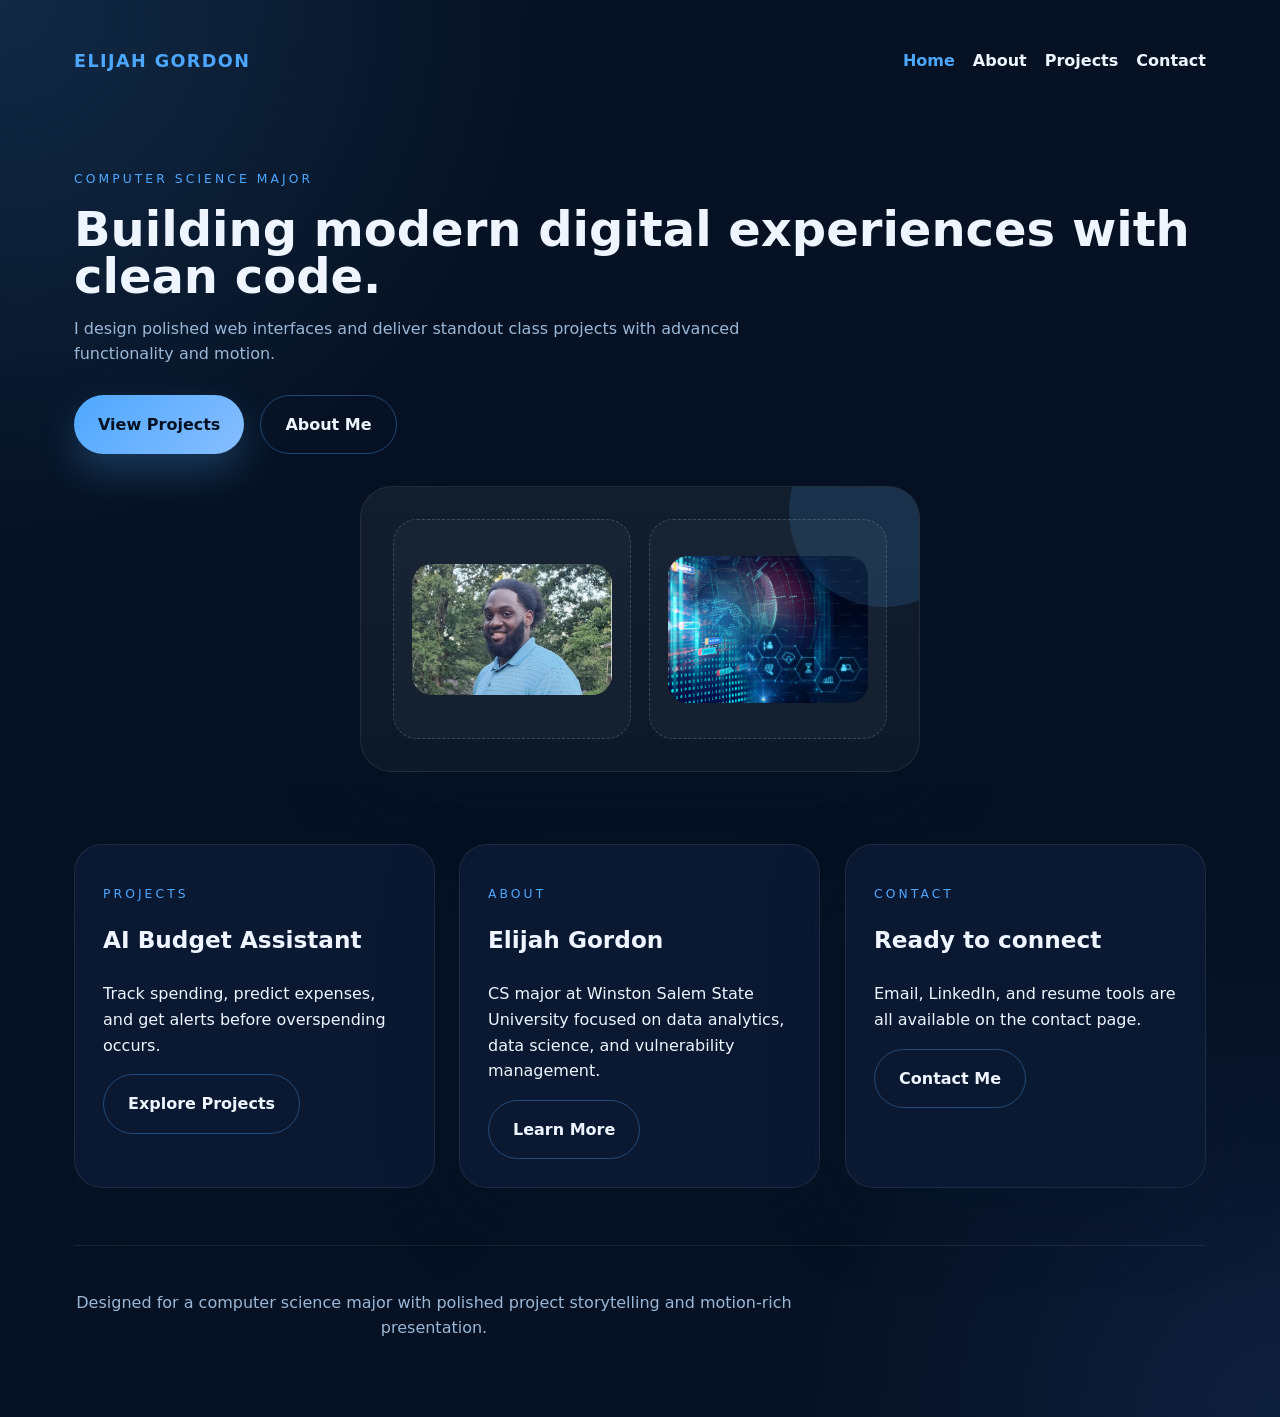
<file: index.html>
<!DOCTYPE html>
<html lang="en">
<head>
  <meta charset="UTF-8" />
  <meta name="viewport" content="width=device-width, initial-scale=1.0" />
  <title>Home | Elijah Gordon</title>
  <link rel="stylesheet" href="styles.css" />
</head>
<body>
  <div class="page-shell">
    <header class="site-header">
      <div class="brand">Elijah Gordon</div>
      <nav class="site-nav">
        <a href="index.html" class="active">Home</a>
        <a href="about.html">About</a>
        <a href="projects.html">Projects</a>
        <a href="contact.html">Contact</a>
      </nav>
    </header>

    <header class="hero-section">
      <div class="hero-copy">
        <p class="eyebrow">Computer Science Major</p>
        <h1>Building modern digital experiences with clean code.</h1>
        <p class="intro">I design polished web interfaces and deliver standout class projects with advanced functionality and motion.</p>
        <div class="hero-actions">
          <a class="button button-primary" href="projects.html">View Projects</a>
          <a class="button button-secondary" href="about.html">About Me</a>
        </div>
      </div>
      <div class="hero-visual">
        <div class="visual-card">
          <div class="visual-content visual-images">
            <div class="visual-placeholder">
              <img src="my picture.png" alt="Elijah Gordon" />
            </div>
            <div class="visual-placeholder">
              <img src="computer.png" alt="Computer" />
            </div>
          </div>
        </div>
      </div>
    </header>

    <section class="feature-grid">
      <article class="feature-card animate-pop">
        <p class="eyebrow">Projects</p>
        <h3>AI Budget Assistant</h3>
        <p>Track spending, predict expenses, and get alerts before overspending occurs.</p>
        <a class="button button-secondary" href="projects.html">Explore Projects</a>
      </article>
      <article class="feature-card animate-pop delay-1">
        <p class="eyebrow">About</p>
        <h3>Elijah Gordon</h3>
        <p>CS major at Winston Salem State University focused on data analytics, data science, and vulnerability management.</p>
        <a class="button button-secondary" href="about.html">Learn More</a>
      </article>
      <article class="feature-card animate-pop delay-2">
        <p class="eyebrow">Contact</p>
        <h3>Ready to connect</h3>
        <p>Email, LinkedIn, and resume tools are all available on the contact page.</p>
        <a class="button button-secondary" href="contact.html">Contact Me</a>
      </article>
    </section>

    <footer class="site-footer">
      <p>Designed for a computer science major with polished project storytelling and motion-rich presentation.</p>
    </footer>
  </div>
</body>
</html>
</file>
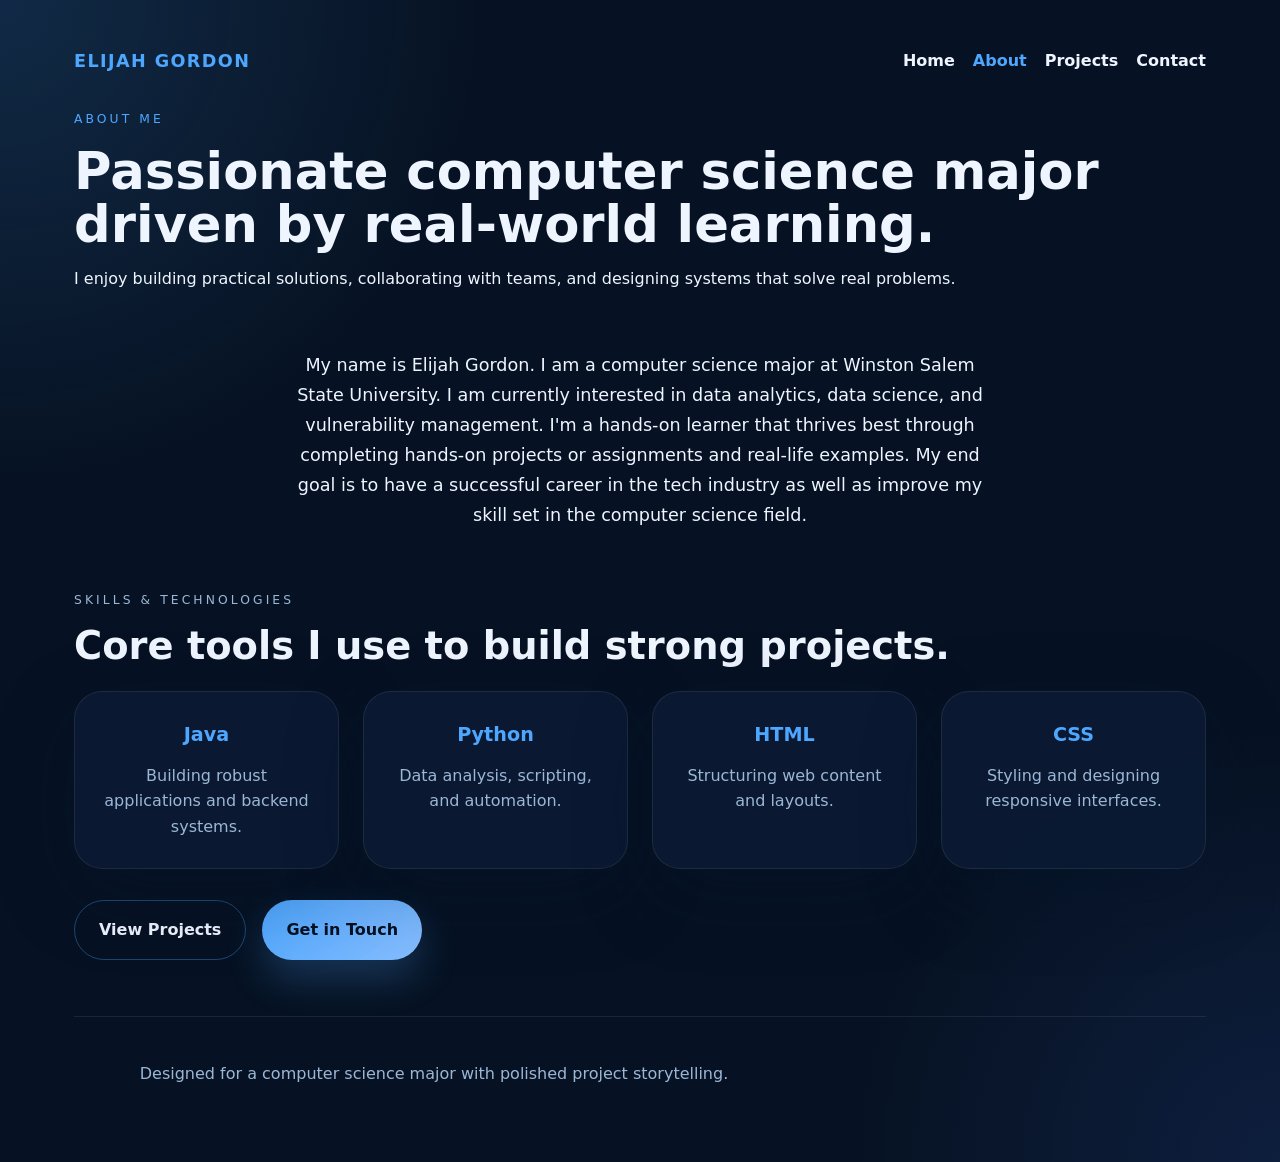
<file: about.html>
<!DOCTYPE html>
<html lang="en">
<head>
  <meta charset="UTF-8" />
  <meta name="viewport" content="width=device-width, initial-scale=1.0" />
  <title>About | Elijah Gordon</title>
  <link rel="stylesheet" href="styles.css" />
</head>
<body>
  <div class="page-shell">
    <header class="site-header">
      <div class="brand">Elijah Gordon</div>
      <nav class="site-nav">
        <a href="index.html">Home</a>
        <a href="about.html" class="active">About</a>
        <a href="projects.html">Projects</a>
        <a href="contact.html">Contact</a>
      </nav>
    </header>

    <section class="page-intro">
      <p class="eyebrow">About Me</p>
      <h1>Passionate computer science major driven by real-world learning.</h1>
      <p class="intro">I enjoy building practical solutions, collaborating with teams, and designing systems that solve real problems.</p>
    </section>

    <section class="about-section">
      <div class="about-content">
        <p>My name is Elijah Gordon. I am a computer science major at Winston Salem State University. I am currently interested in data analytics, data science, and vulnerability management. I'm a hands-on learner that thrives best through completing hands-on projects or assignments and real-life examples. My end goal is to have a successful career in the tech industry as well as improve my skill set in the computer science field.</p>
      </div>
    </section>

    <section class="skills-section">
      <div class="section-heading">
        <p class="eyebrow">Skills & Technologies</p>
        <h2>Core tools I use to build strong projects.</h2>
      </div>
      <div class="skills-grid">
        <div class="skill-item animate-pop">
          <h4>Java</h4>
          <p>Building robust applications and backend systems.</p>
        </div>
        <div class="skill-item animate-pop delay-1">
          <h4>Python</h4>
          <p>Data analysis, scripting, and automation.</p>
        </div>
        <div class="skill-item animate-pop delay-2">
          <h4>HTML</h4>
          <p>Structuring web content and layouts.</p>
        </div>
        <div class="skill-item animate-pop delay-3">
          <h4>CSS</h4>
          <p>Styling and designing responsive interfaces.</p>
        </div>
      </div>
    </section>

    <div class="page-actions">
      <a class="button button-secondary" href="projects.html">View Projects</a>
      <a class="button button-primary" href="contact.html">Get in Touch</a>
    </div>

    <footer class="site-footer">
      <p>Designed for a computer science major with polished project storytelling.</p>
    </footer>
  </div>
</body>
</html>
</file>
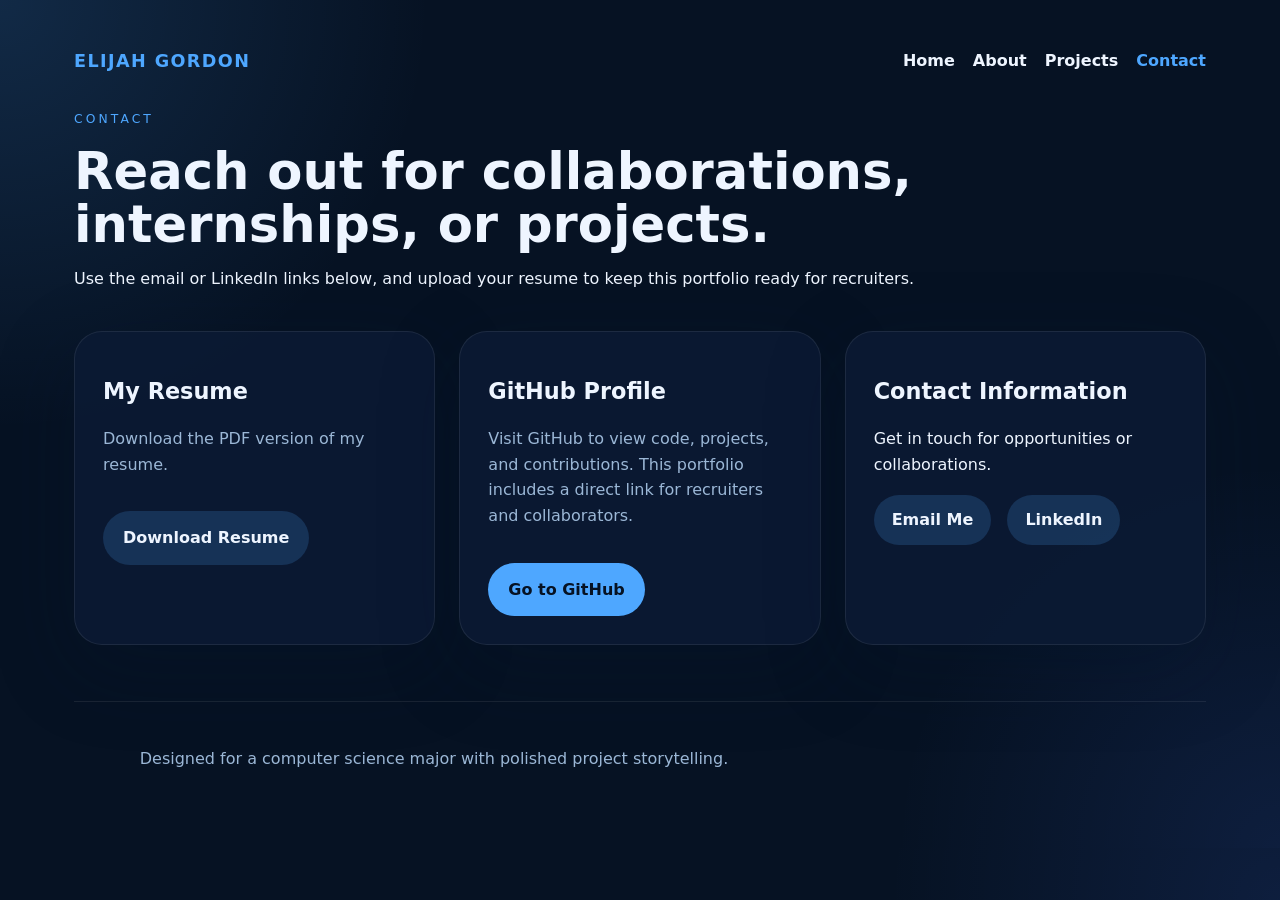
<file: contact.html>
<!DOCTYPE html>
<html lang="en">
<head>
  <meta charset="UTF-8" />
  <meta name="viewport" content="width=device-width, initial-scale=1.0" />
  <title>Contact | Elijah Gordon</title>
  <link rel="stylesheet" href="styles.css" />
</head>
<body>
  <div class="page-shell">
    <header class="site-header">
      <div class="brand">Elijah Gordon</div>
      <nav class="site-nav">
        <a href="index.html">Home</a>
        <a href="about.html">About</a>
        <a href="projects.html">Projects</a>
        <a href="contact.html" class="active">Contact</a>
      </nav>
    </header>

    <section class="page-intro">
      <p class="eyebrow">Contact</p>
      <h1>Reach out for collaborations, internships, or projects.</h1>
      <p class="intro">Use the email or LinkedIn links below, and upload your resume to keep this portfolio ready for recruiters.</p>
    </section>

    <section class="resume-section">
      <div class="resume-grid">
        <div class="resume-card animate-fade">
          <h3>My Resume</h3>
          <p>Download the PDF version of my resume.</p>
          <a class="download-link" href="resume.pdf" download>Download Resume</a>
        </div>

        <div class="github-card animate-fade delay-1">
          <h3>GitHub Profile</h3>
          <p>Visit GitHub to view code, projects, and contributions. This portfolio includes a direct link for recruiters and collaborators.</p>
          <a class="github-button" href="https://github.com/Elijah-75" target="_blank" rel="noreferrer">Go to GitHub</a>
        </div>

        <div class="contact-card animate-fade delay-2">
          <h3>Contact Information</h3>
          <p>Get in touch for opportunities or collaborations.</p>
          <div class="contact-links">
            <a href="mailto:elijahgordon85@gmail.com">Email Me</a>
            <a href="https://www.linkedin.com/in/elijah-gordon-738aa3304" target="_blank" rel="noreferrer">LinkedIn</a>
          </div>
        </div>
      </div>
    </section>

    <footer class="site-footer">
      <p>Designed for a computer science major with polished project storytelling.</p>
    </footer>
  </div>
  <script src="script.js"></script>
</body>
</html>
</file>
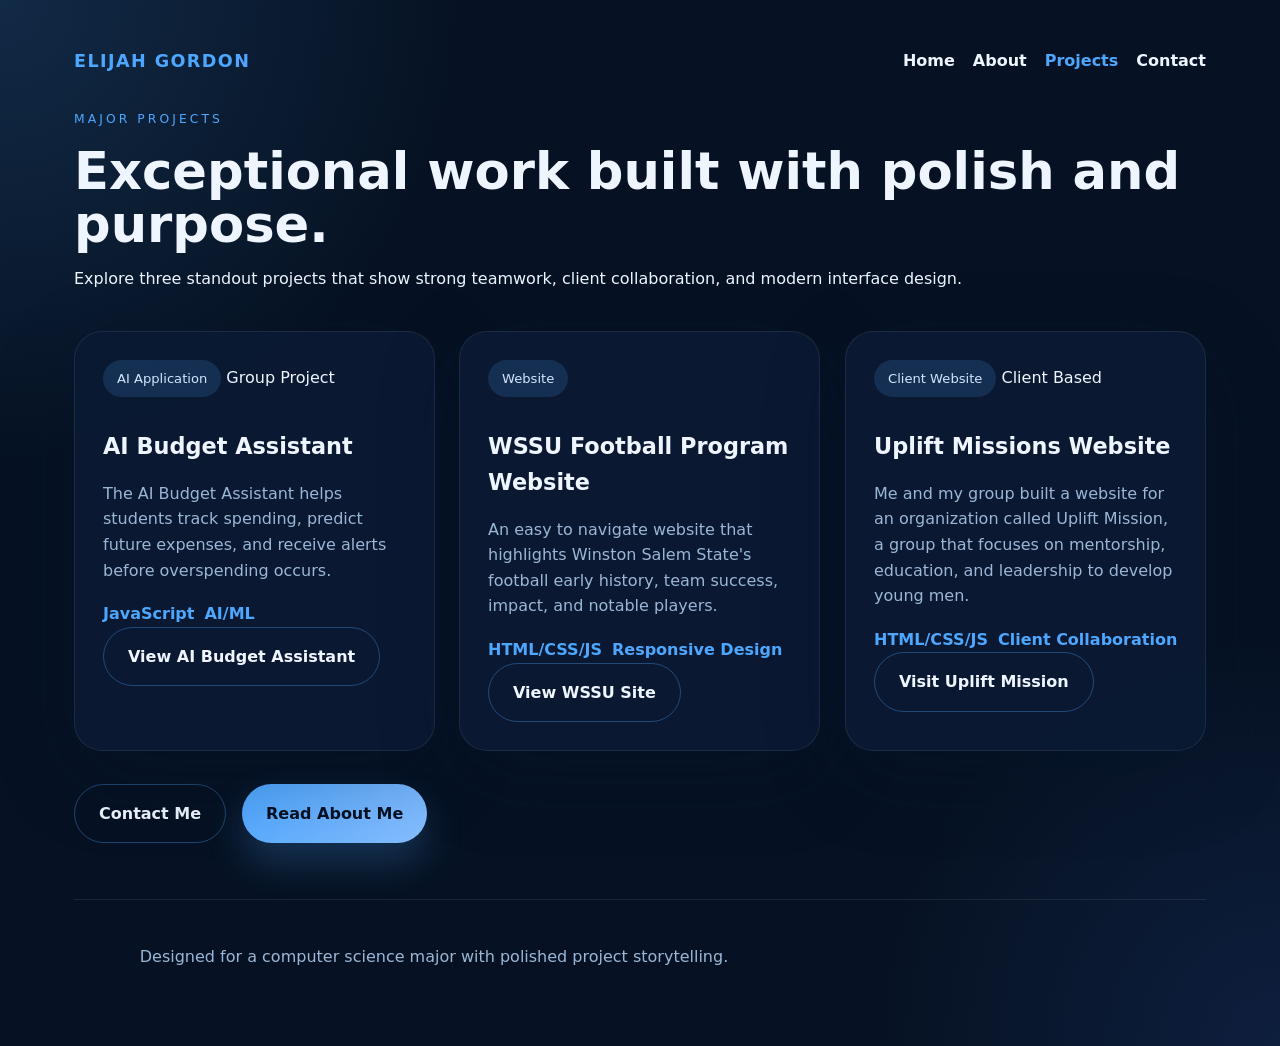
<file: projects.html>
<!DOCTYPE html>
<html lang="en">
<head>
  <meta charset="UTF-8" />
  <meta name="viewport" content="width=device-width, initial-scale=1.0" />
  <title>Projects | Elijah Gordon</title>
  <link rel="stylesheet" href="styles.css" />
</head>
<body>
  <div class="page-shell">
    <header class="site-header">
      <div class="brand">Elijah Gordon</div>
      <nav class="site-nav">
        <a href="index.html">Home</a>
        <a href="about.html">About</a>
        <a href="projects.html" class="active">Projects</a>
        <a href="contact.html">Contact</a>
      </nav>
    </header>

    <section class="page-intro">
      <p class="eyebrow">Major Projects</p>
      <h1>Exceptional work built with polish and purpose.</h1>
      <p class="intro">Explore three standout projects that show strong teamwork, client collaboration, and modern interface design.</p>
    </section>

    <section class="projects-section">
      <div class="projects-grid">
        <article class="project-card animate-pop">
          <div class="project-header">
            <span class="project-label">AI Application</span>
            <span class="project-badge">Group Project</span>
          </div>
          <h3>AI Budget Assistant</h3>
          <p>The AI Budget Assistant helps students track spending, predict future expenses, and receive alerts before overspending occurs.</p>
          <div class="project-meta">
            <span>JavaScript</span>
            <span>AI/ML</span>
          </div>
          <a class="button button-secondary" href="https://github.com/jpitt2004/AI-Budget-Assistant/blob/main/README.md" target="_blank" rel="noreferrer">View AI Budget Assistant</a>
        </article>

        <article class="project-card animate-pop delay-1">
          <div class="project-header">
            <span class="project-label">Website</span>
          </div>
          <h3>WSSU Football Program Website</h3>
          <p>An easy to navigate website that highlights Winston Salem State's football early history, team success, impact, and notable players.</p>
          <div class="project-meta">
            <span>HTML/CSS/JS</span>
            <span>Responsive Design</span>
          </div>
          <a class="button button-secondary" href="https://sites.google.com/view/wssu-football-program/self-reflection" target="_blank" rel="noreferrer">View WSSU Site</a>
        </article>

        <article class="project-card animate-pop delay-2">
          <div class="project-header">
            <span class="project-label">Client Website</span>
            <span class="project-badge">Client Based</span>
          </div>
          <h3>Uplift Missions Website</h3>
          <p>Me and my group built a website for an organization called Uplift Mission, a group that focuses on mentorship, education, and leadership to develop young men.</p>
          <div class="project-meta">
            <span>HTML/CSS/JS</span>
            <span>Client Collaboration</span>
          </div>
          <a class="button button-secondary" href="https://upliftmissioninc.com" target="_blank" rel="noreferrer">Visit Uplift Mission</a>
        </article>
      </div>

      <div class="page-actions">
        <a class="button button-secondary" href="contact.html">Contact Me</a>
        <a class="button button-primary" href="about.html">Read About Me</a>
      </div>
    </section>

    <footer class="site-footer">
      <p>Designed for a computer science major with polished project storytelling.</p>
    </footer>
  </div>
</body>
</html>
</file>
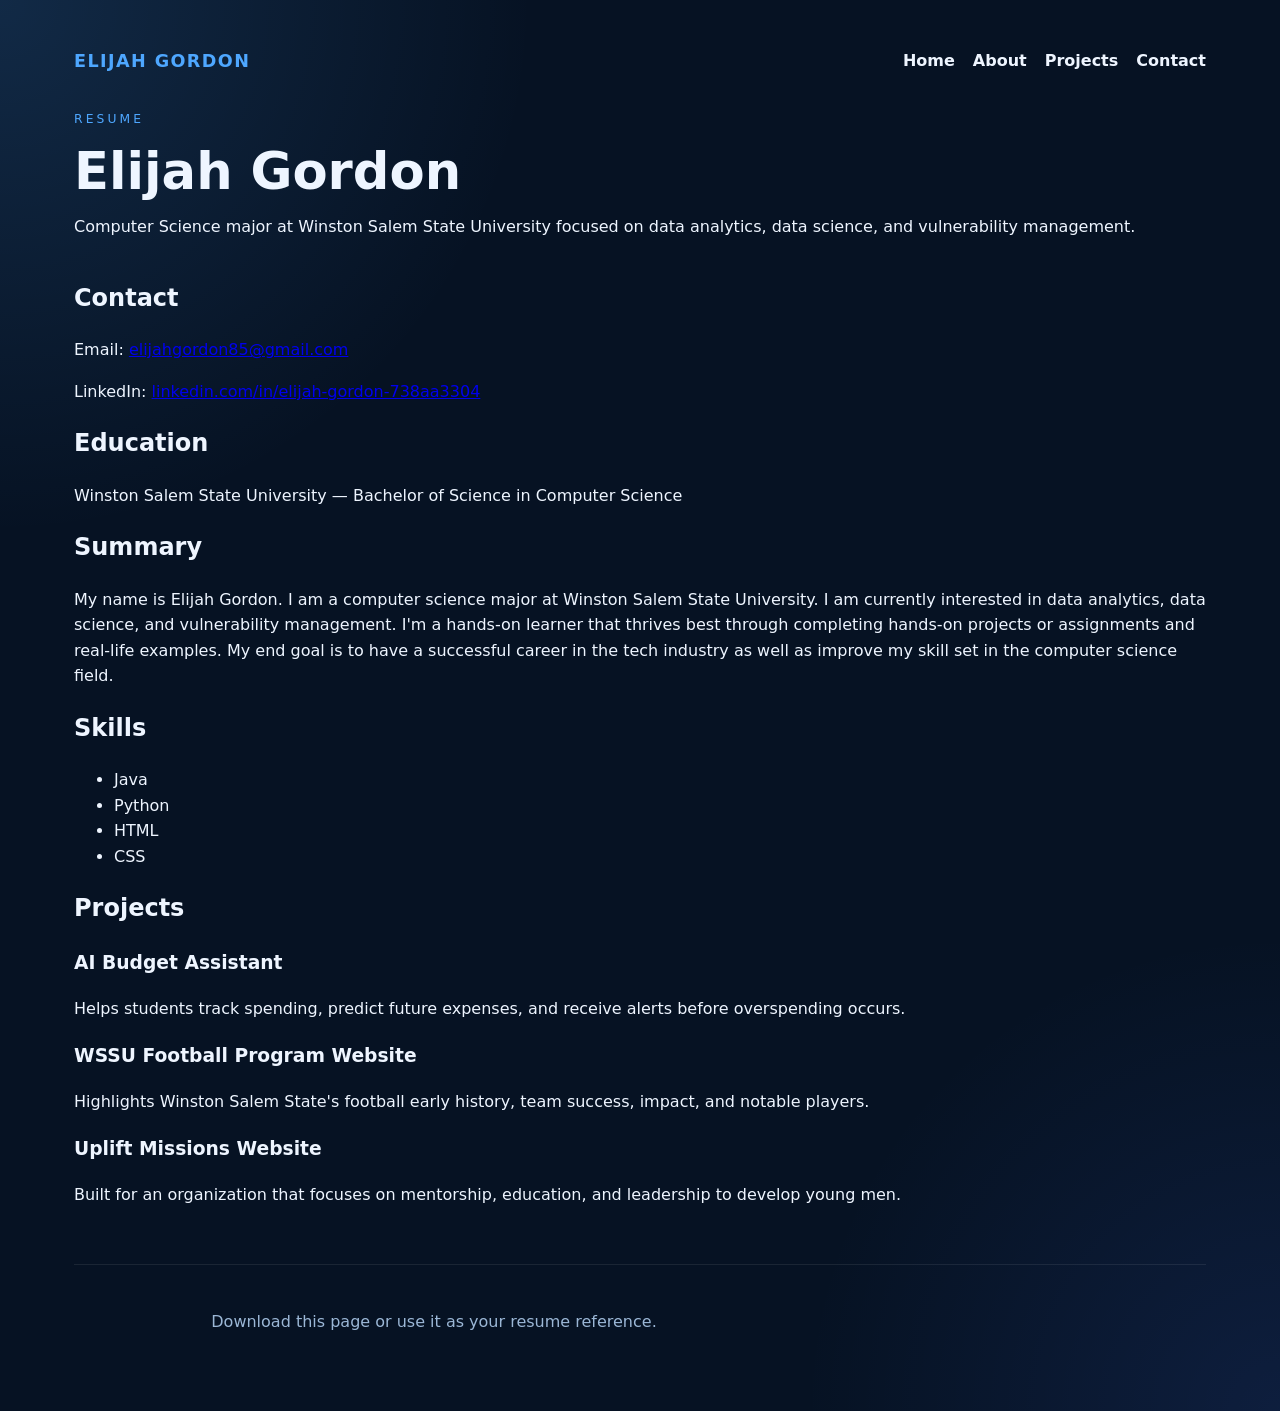
<file: resume.html>
<!DOCTYPE html>
<html lang="en">
<head>
  <meta charset="UTF-8" />
  <meta name="viewport" content="width=device-width, initial-scale=1.0" />
  <title>Resume | Elijah Gordon</title>
  <link rel="stylesheet" href="styles.css" />
</head>
<body>
  <div class="page-shell">
    <header class="site-header">
      <div class="brand">Elijah Gordon</div>
      <nav class="site-nav">
        <a href="index.html">Home</a>
        <a href="about.html">About</a>
        <a href="projects.html">Projects</a>
        <a href="contact.html">Contact</a>
      </nav>
    </header>

    <section class="page-intro">
      <p class="eyebrow">Resume</p>
      <h1>Elijah Gordon</h1>
      <p class="intro">Computer Science major at Winston Salem State University focused on data analytics, data science, and vulnerability management.</p>
    </section>

    <section class="resume-content">
      <div class="resume-block">
        <h2>Contact</h2>
        <p>Email: <a href="mailto:elijahgordon85@gmail.com">elijahgordon85@gmail.com</a></p>
        <p>LinkedIn: <a href="https://www.linkedin.com/in/elijah-gordon-738aa3304" target="_blank" rel="noreferrer">linkedin.com/in/elijah-gordon-738aa3304</a></p>
      </div>

      <div class="resume-block">
        <h2>Education</h2>
        <p>Winston Salem State University — Bachelor of Science in Computer Science</p>
      </div>

      <div class="resume-block">
        <h2>Summary</h2>
        <p>My name is Elijah Gordon. I am a computer science major at Winston Salem State University. I am currently interested in data analytics, data science, and vulnerability management. I'm a hands-on learner that thrives best through completing hands-on projects or assignments and real-life examples. My end goal is to have a successful career in the tech industry as well as improve my skill set in the computer science field.</p>
      </div>

      <div class="resume-block">
        <h2>Skills</h2>
        <ul>
          <li>Java</li>
          <li>Python</li>
          <li>HTML</li>
          <li>CSS</li>
        </ul>
      </div>

      <div class="resume-block">
        <h2>Projects</h2>
        <h3>AI Budget Assistant</h3>
        <p>Helps students track spending, predict future expenses, and receive alerts before overspending occurs.</p>
        <h3>WSSU Football Program Website</h3>
        <p>Highlights Winston Salem State's football early history, team success, impact, and notable players.</p>
        <h3>Uplift Missions Website</h3>
        <p>Built for an organization that focuses on mentorship, education, and leadership to develop young men.</p>
      </div>
    </section>

    <footer class="site-footer">
      <p>Download this page or use it as your resume reference.</p>
    </footer>
  </div>
</body>
</html>
</file>
<file: styles.css>
:root {
  --bg: #081b33;
  --panel: rgba(12, 32, 61, 0.95);
  --surface: #112545;
  --text: #eef5ff;
  --muted: #9bb7d6;
  --accent: #4ea7ff;
  --accent-soft: rgba(78, 167, 255, 0.18);
  --shadow: 0 24px 80px rgba(3, 20, 45, 0.25);
  font-family: Inter, system-ui, -apple-system, BlinkMacSystemFont, "Segoe UI", sans-serif;
}

* {
  box-sizing: border-box;
}

html,
body {
  min-height: 100%;
  margin: 0;
  background: radial-gradient(circle at top left, rgba(78, 167, 255, 0.16), transparent 28%),
    radial-gradient(circle at bottom right, rgba(70, 118, 255, 0.12), transparent 25%),
    #061223;
  color: var(--text);
}

body {
  line-height: 1.6;
}

.page-shell {
  max-width: 1180px;
  margin: 0 auto;
  padding: 40px 24px 60px;
}

.site-header {
  display: flex;
  align-items: center;
  justify-content: space-between;
  gap: 24px;
  margin-bottom: 28px;
}

.brand {
  font-size: 1.1rem;
  font-weight: 700;
  letter-spacing: 0.08em;
  text-transform: uppercase;
  color: var(--accent);
}

.site-nav {
  display: flex;
  flex-wrap: wrap;
  gap: 18px;
}

.site-nav a {
  color: var(--text);
  text-decoration: none;
  font-weight: 600;
  padding: 8px 0;
  transition: color 0.2s ease;
}

.site-nav a.active,
.site-nav a:hover {
  color: var(--accent);
}

.page-intro {
  margin-bottom: 40px;
}

.page-intro h1 {
  font-size: clamp(2.75rem, 4vw, 4.5rem);
  margin: 0;
  line-height: 1.02;
}

.feature-grid {
  display: grid;
  gap: 24px;
  grid-template-columns: repeat(auto-fit, minmax(280px, 1fr));
  margin-bottom: 48px;
}

.feature-card {
  background: rgba(11, 26, 51, 0.95);
  border: 1px solid rgba(255,255,255,0.08);
  border-radius: 28px;
  padding: 28px;
  box-shadow: var(--shadow);
  transition: transform 0.35s ease, border-color 0.35s ease;
}

.feature-card:hover {
  border-color: rgba(78, 167, 255, 0.35);
  transform: translateY(-4px);
}

.feature-card h3 {
  margin-top: 12px;
  font-size: 1.45rem;
}

.page-actions {
  display: flex;
  gap: 16px;
  flex-wrap: wrap;
  margin-top: 32px;
}

.hero-section {
  display: grid;
  gap: 32px;
  padding: 48px 0 72px;
}

.eyebrow {
  text-transform: uppercase;
  letter-spacing: 0.25em;
  color: var(--accent);
  font-size: 0.77rem;
  margin-bottom: 16px;
}

.hero-copy h1,
.section-heading h2 {
  font-size: clamp(2.75rem, 3.75vw, 4.75rem);
  margin: 0;
  line-height: 0.98;
}

.hero-copy .intro,
.section-heading p,
.project-card p,
.resume-card p,
.github-card p,
.site-footer p {
  color: var(--muted);
  max-width: 720px;
}

.hero-actions {
  display: flex;
  flex-wrap: wrap;
  gap: 16px;
  margin-top: 28px;
}

.button {
  display: inline-flex;
  align-items: center;
  justify-content: center;
  padding: 16px 24px;
  border-radius: 999px;
  font-weight: 600;
  text-decoration: none;
  transition: transform 0.25s ease, box-shadow 0.25s ease;
}

.button:hover {
  transform: translateY(-2px);
}

.button-primary {
  background: linear-gradient(135deg, var(--accent), #87beff);
  color: #061223;
  box-shadow: 0 18px 38px rgba(78, 167, 255, 0.24);
}

.button-secondary {
  border: 1px solid rgba(78, 167, 255, 0.35);
  color: var(--text);
}

.hero-visual {
  display: flex;
  justify-content: center;
}

.visual-card {
  width: min(100%, 560px);
  background: linear-gradient(180deg, rgba(255,255,255,0.05), rgba(255,255,255,0.03));
  border: 1px solid rgba(255,255,255,0.08);
  border-radius: 32px;
  padding: 32px;
  box-shadow: var(--shadow);
  position: relative;
  overflow: hidden;
}

.visual-card::before {
  content: "";
  position: absolute;
  width: 190px;
  height: 190px;
  border-radius: 50%;
  top: -70px;
  right: -60px;
  background: rgba(78, 167, 255, 0.14);
}

.visual-tag,
.project-label {
  display: inline-block;
  background: rgba(78, 167, 255, 0.16);
  color: #d4e6ff;
  border-radius: 999px;
  padding: 8px 14px;
  font-size: 0.82rem;
  margin-bottom: 18px;
}

.visual-title {
  font-size: 1.5rem;
  margin-bottom: 12px;
}

.visual-text {
  color: var(--muted);
  margin-bottom: 24px;
}

.visual-placeholder {
  min-height: 220px;
  border-radius: 24px;
  border: 1px dashed rgba(255,255,255,0.18);
  display: grid;
  place-items: center;
  color: rgba(255,255,255,0.65);
  background: rgba(255,255,255,0.03);
  text-align: center;
  font-size: 0.98rem;
  padding: 18px;
}

.visual-placeholder img {
  max-width: 100%;
  max-height: 100%;
  object-fit: contain;
  border-radius: 20px;
}

.visual-images {
  display: grid;
  grid-template-columns: repeat(2, minmax(0, 1fr));
  gap: 18px;
}

@media (max-width: 800px) {
  .visual-images {
    grid-template-columns: 1fr;
  }
}

.section-heading {
  margin: 60px 0 24px;
}

.section-heading h2 {
  font-size: clamp(2rem, 3vw, 3.4rem);
  line-height: 1.05;
}

.projects-grid,
.resume-grid {
  display: grid;
  gap: 24px;
}

.projects-grid {
  grid-template-columns: repeat(auto-fit, minmax(260px, 1fr));
}

.skills-grid {
  display: grid;
  gap: 24px;
  grid-template-columns: repeat(auto-fit, minmax(240px, 1fr));
}

.skill-item {
  background: rgba(11, 26, 51, 0.95);
  border: 1px solid rgba(255,255,255,0.08);
  border-radius: 28px;
  padding: 24px;
  box-shadow: var(--shadow);
  transition: transform 0.35s ease, border-color 0.35s ease;
  text-align: center;
}

.skill-item:hover {
  border-color: rgba(78, 167, 255, 0.35);
  transform: translateY(-4px);
}

.skill-item h4 {
  margin: 0 0 12px;
  font-size: 1.2rem;
  color: var(--accent);
}

.skill-item p {
  color: var(--muted);
  margin: 0;
}

.about-section {
  margin: 60px 0 24px;
}

.about-content {
  max-width: 720px;
  margin: 0 auto;
  text-align: center;
}

.about-content p {
  font-size: 1.1rem;
  line-height: 1.7;
}

.project-card,
.resume-card,
.github-card,
.skill-item,
.contact-card {
  background: rgba(11, 26, 51, 0.95);
  border: 1px solid rgba(255,255,255,0.08);
  border-radius: 28px;
  padding: 28px;
  box-shadow: var(--shadow);
  transition: transform 0.35s ease, border-color 0.35s ease;
}

.project-card:hover,
.resume-card:hover,
.github-card:hover,
.skill-item:hover,
.contact-card:hover {
  border-color: rgba(78, 167, 255, 0.35);
  transform: translateY(-4px);
}

.project-card h3,
.resume-card h3,
.github-card h3,
.contact-card h3 {
  margin: 14px 0 14px;
  font-size: 1.4rem;
}

.project-meta {
  display: flex;
  flex-wrap: wrap;
  gap: 10px;
  color: var(--accent);
  font-weight: 600;
  margin-top: 18px;
}

.resume-grid {
  grid-template-columns: repeat(auto-fit, minmax(240px, 1fr));
}

.upload-input {
  display: inline-flex;
  align-items: center;
  justify-content: center;
  margin-top: 20px;
  cursor: pointer;
  background: rgba(78, 167, 255, 0.12);
  border: 1px solid rgba(78, 167, 255, 0.32);
  padding: 14px 18px;
  border-radius: 999px;
  color: var(--text);
  font-weight: 600;
}

.upload-input input {
  display: none;
}

.file-info {
  margin-top: 14px;
  color: var(--muted);
}

.download-link,
.github-button {
  display: inline-flex;
  margin-top: 18px;
  padding: 14px 20px;
  border-radius: 999px;
  text-decoration: none;
  font-weight: 600;
  transition: background 0.25s ease, transform 0.25s ease;
}

.download-link {
  background: rgba(78, 167, 255, 0.18);
  color: var(--text);
}

.github-button {
  background: var(--accent);
  color: #061223;
}

.download-link:hover,
.github-button:hover {
  transform: translateY(-2px);
}

.contact-links {
  display: flex;
  gap: 16px;
  flex-wrap: wrap;
  margin-top: 18px;
}

.contact-links a {
  display: inline-flex;
  padding: 12px 18px;
  border-radius: 999px;
  text-decoration: none;
  font-weight: 600;
  background: rgba(78, 167, 255, 0.18);
  color: var(--text);
  transition: background 0.25s ease, transform 0.25s ease;
}

.contact-links a:hover {
  background: rgba(78, 167, 255, 0.35);
  transform: translateY(-2px);
}

.site-footer {
  margin-top: 56px;
  padding-top: 28px;
  border-top: 1px solid rgba(255,255,255,0.08);
  text-align: center;
  color: var(--muted);
}

@media (max-width: 860px) {
  .hero-section {
    padding-top: 32px;
  }

  .resume-grid {
    grid-template-columns: 1fr;
  }
}

@media (max-width: 640px) {
  .page-shell {
    padding: 28px 18px 40px;
  }

  .hero-copy h1,
  .section-heading h2 {
    font-size: 2.6rem;
  }
}

.animate-pop {
  opacity: 0;
  transform: translateY(18px) scale(0.98);
  animation: popIn 0.8s forwards ease-out;
}

.animate-pop.delay-1 {
  animation-delay: 0.15s;
}

.animate-pop.delay-2 {
  animation-delay: 0.3s;
}

.animate-pop.delay-3 {
  animation-delay: 0.45s;
}

.animate-fade {
  opacity: 0;
  transform: translateY(12px);
  animation: fadeIn 0.95s forwards ease-out;
}

.animate-fade.delay-1 {
  animation-delay: 0.12s;
}

@keyframes popIn {
  to {
    opacity: 1;
    transform: translateY(0) scale(1);
  }
}

@keyframes fadeIn {
  to {
    opacity: 1;
    transform: translateY(0);
  }
}
</file>
